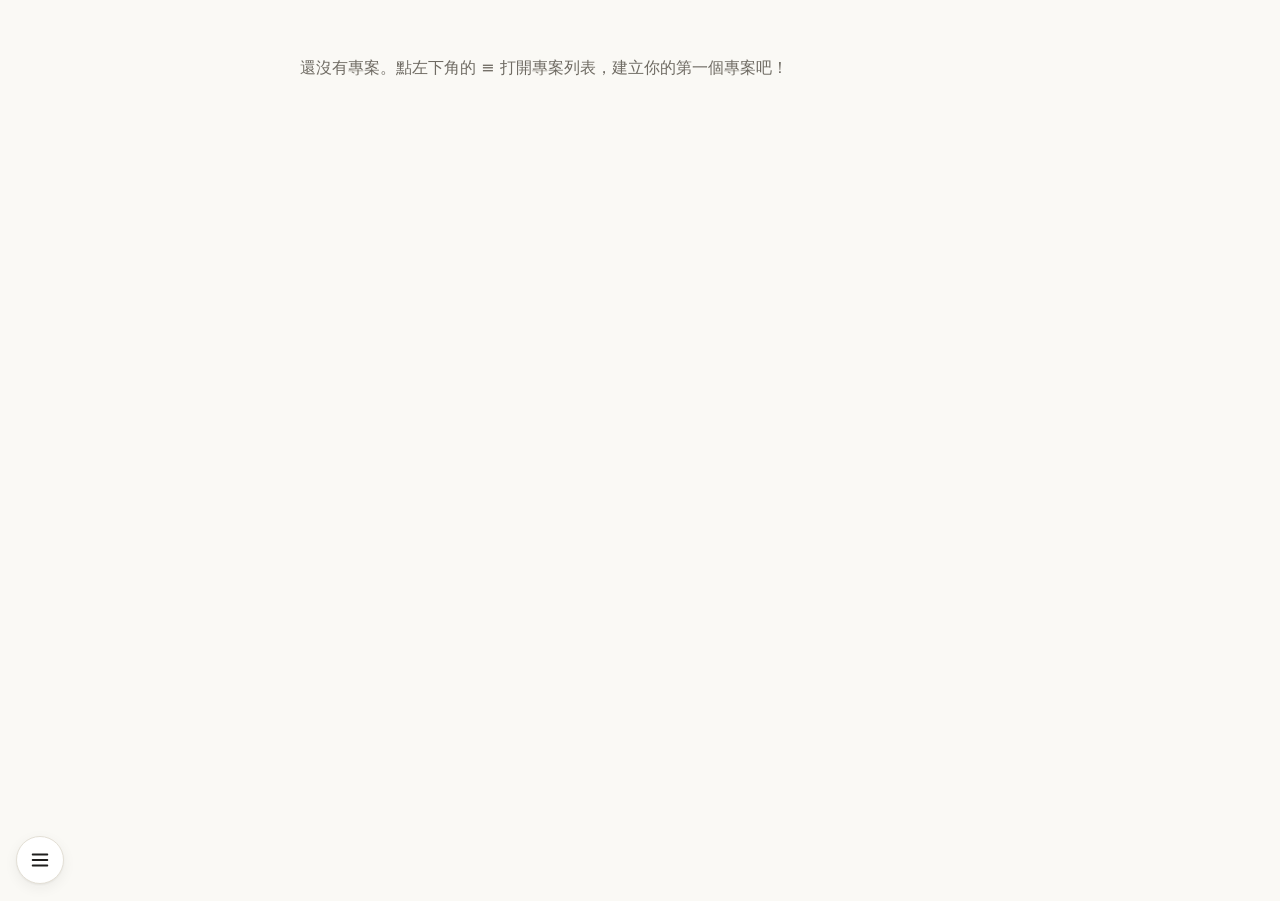
<file: index.html>
<!DOCTYPE html>
<html lang="zh-Hant">
<head>
  <meta charset="UTF-8">
  <!-- P7T7: viewport-fit=cover gives env(safe-area-inset-bottom) a value on iPhone -->
  <meta name="viewport" content="width=device-width, initial-scale=1, viewport-fit=cover">
  <title>Stairs</title>
  <!-- P5T6: one local PNG for the browser tab and the iPhone home screen -->
  <link rel="icon" type="image/png" href="img/icon-180.png">
  <link rel="apple-touch-icon" href="img/icon-180.png">
  <meta name="apple-mobile-web-app-title" content="Stairs">
  <link rel="stylesheet" href="css/style.css">
</head>
<body>
  <!-- P1T1: app root; filled by view.render in P3 -->
  <div id="app"></div>
  <!-- P3T4: dialogs live outside #app so a full re-render never removes them -->
  <div id="dialog-root"></div>

  <!-- P1T1: load order fixed by ARCHITECTURE §1.1 -->
  <script src="js/state.js"></script>
  <script src="js/storage.js"></script>
  <!-- P7T4: picker before view, which builds the dialog around it -->
  <script src="js/picker.js"></script>
  <script src="js/view.js"></script>
  <script src="js/drag.js"></script>
  <script src="js/app.js"></script>
</body>
</html>
</file>
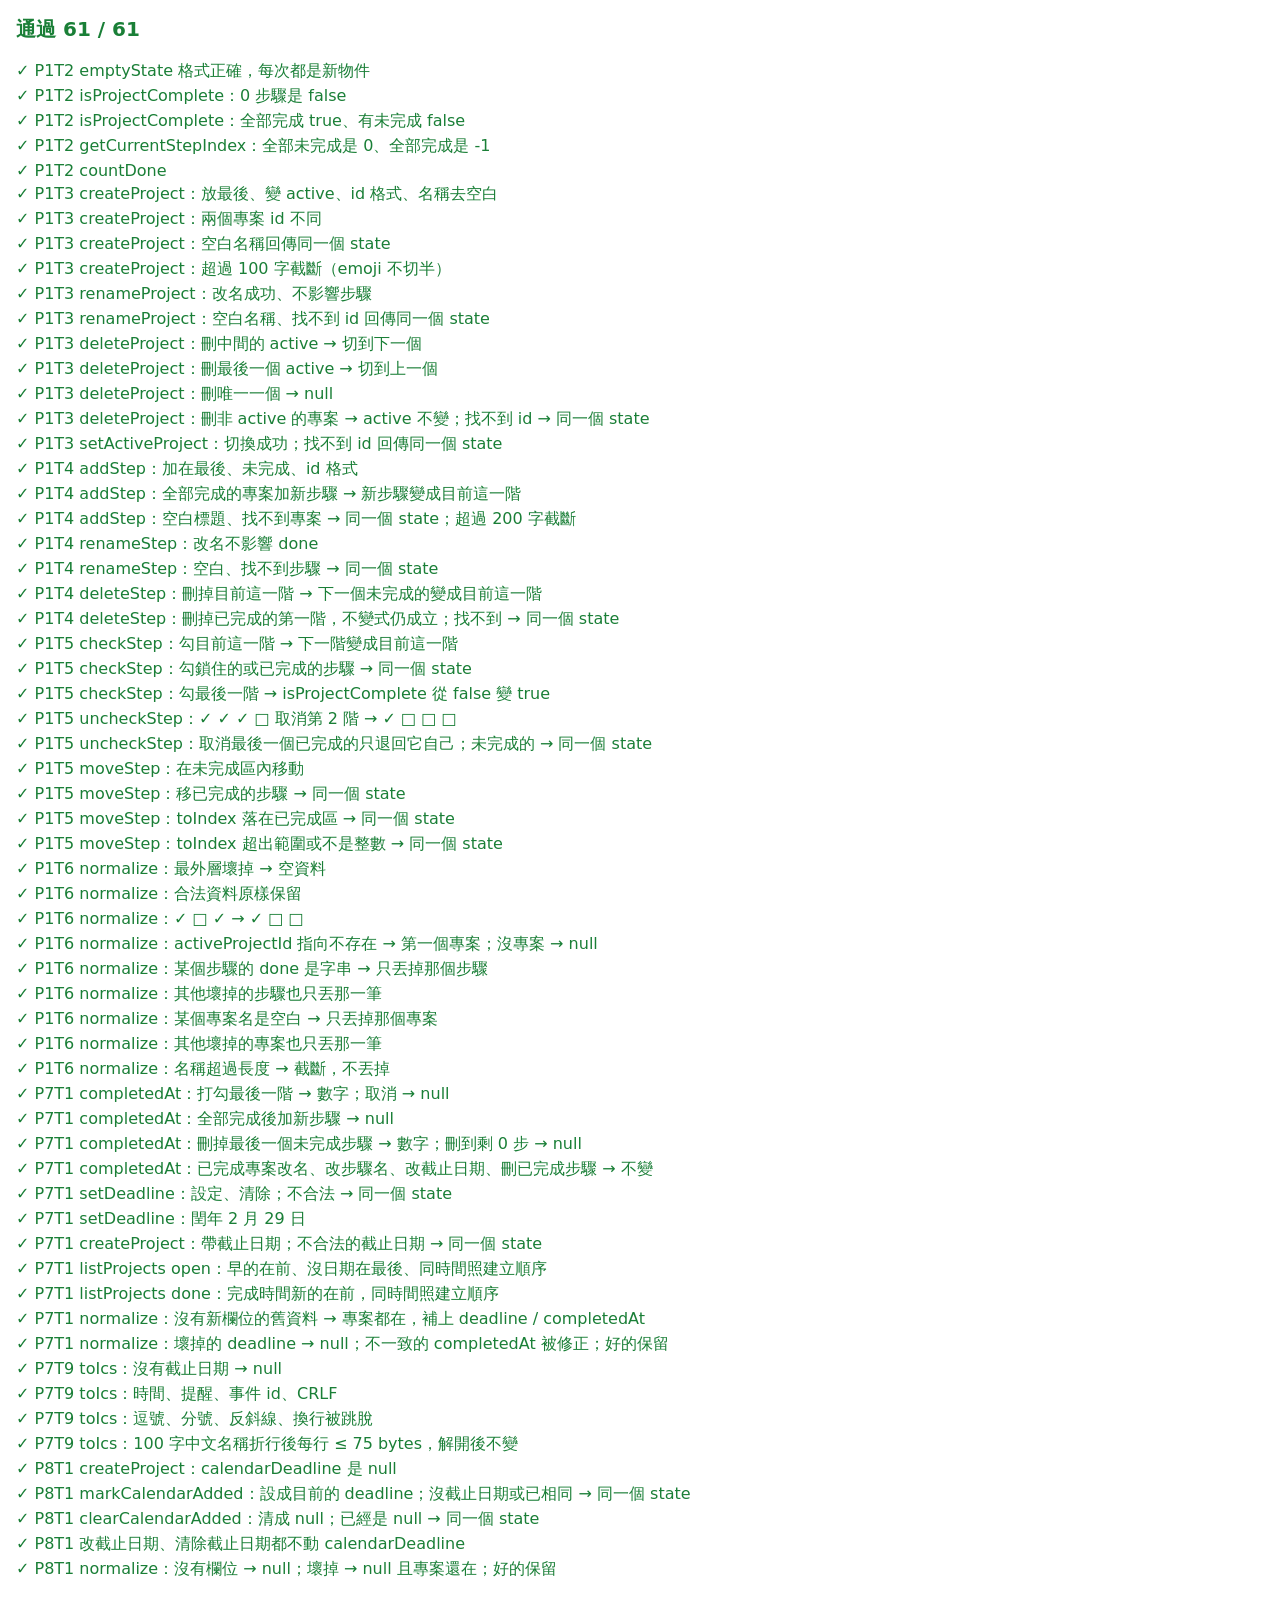
<file: test.html>
<!DOCTYPE html>
<html lang="zh-Hant">
<head>
  <meta charset="UTF-8">
  <meta name="viewport" content="width=device-width, initial-scale=1">
  <title>Stairs 測試</title>
  <!-- P1T1: minimal result styles, kept local so test.html does not depend on style.css -->
  <style>
    body { font-family: system-ui, sans-serif; margin: 16px; }
    #summary { font-size: 1.25rem; font-weight: bold; }
    #summary.pass, .pass { color: #1a7f37; }
    #summary.fail, .fail { color: #cf222e; }
    #results { list-style: none; padding: 0; }
    #results li { padding: 2px 0; }
    #results .detail { margin-left: 1.5em; font-family: monospace; white-space: pre-wrap; }
  </style>
</head>
<body>
  <!-- P1T1: test result containers filled by tests.js -->
  <div id="summary"></div>
  <ul id="results"></ul>

  <!-- P1T1: load order fixed by ARCHITECTURE §1.1 -->
  <script src="js/state.js"></script>
  <script src="js/tests.js"></script>
</body>
</html>
</file>
<file: css/style.css>
/* P3T1: color tokens (SPEC §5.3); P5T1: warm off-white + orange */
:root {
  color-scheme: light dark;
  --bg: #faf9f5;
  --sidebar: #f3f1ea;
  --surface: #ffffff;
  --hover: #ebe8df;
  --text: #1f1e1d;
  --muted: #6f6b63;
  --border: #e3dfd5;
  /* deep enough for white text at 4.5:1 */
  --accent: #b85636;
  --on-accent: #ffffff;
  --accent-soft: #f7ebe4;
  --done-text: #8f8a80;
  --locked-text: #a29d93;
  --locked-bg: #f1efe9;
  --warn-bg: #fff3cd;
  --warn-text: #6b4e00;
  --overlay: rgba(20, 18, 15, 0.45);
  --shadow: 0 1px 2px rgba(31, 30, 29, 0.06), 0 4px 14px rgba(31, 30, 29, 0.06);
  --radius: 10px;
  --font-serif: "Iowan Old Style", "Palatino Linotype", Georgia, "PingFang TC", "Noto Sans TC", "Microsoft JhengHei", serif;
  /* P5T3: staircase indent per step and the step after which it stops growing */
  --stair: 20px;
  /* P7T2: the third step and every later one share the same indent (SPEC v1.6 §5.3) */
  --stair-max: 2;
  /* P7T7: open / done switch (Claude-style segmented control) */
  --track: #ebe8df;
  --thumb: #ffffff;
  /* P7T10: room kept under the page for the fixed ≡ button */
  --tabbar-space: 72px;
}

/* P3T1: dark mode follows the system setting; P5T1: near-black + brighter orange */
@media (prefers-color-scheme: dark) {
  :root {
    --bg: #141413;
    --sidebar: #1a1918;
    --surface: #201f1d;
    --hover: #2b2a27;
    --text: #ece9e1;
    --muted: #a29d93;
    --border: #34322e;
    /* bright orange carries dark text instead of white */
    --accent: #d97757;
    --on-accent: #1a1310;
    --accent-soft: #33241d;
    --done-text: #7d786f;
    --locked-text: #6e6a62;
    --locked-bg: #181817;
    --warn-bg: #3d3214;
    --warn-text: #f5d88a;
    --overlay: rgba(0, 0, 0, 0.6);
    --shadow: 0 1px 2px rgba(0, 0, 0, 0.4), 0 4px 14px rgba(0, 0, 0, 0.3);
    --track: #262523;
    --thumb: #3d3b37;
  }
}

/* P3T1: base */
*,
*::before,
*::after {
  box-sizing: border-box;
}

html,
body {
  margin: 0;
}

body {
  background: var(--bg);
  color: var(--text);
  font-family: system-ui, -apple-system, "Segoe UI", "Noto Sans TC", "Microsoft JhengHei", sans-serif;
  line-height: 1.5;
}

:focus-visible {
  outline: 2px solid var(--accent);
  outline-offset: 2px;
}

.sr-only {
  position: absolute;
  width: 1px;
  height: 1px;
  overflow: hidden;
  clip: rect(0 0 0 0);
  white-space: nowrap;
}

/* P5T2: line icons follow the text color */
.icon {
  width: 18px;
  height: 18px;
  flex-shrink: 0;
  fill: none;
  stroke: currentColor;
  stroke-width: 2;
  stroke-linecap: round;
  stroke-linejoin: round;
}

.icon .dot {
  fill: currentColor;
  stroke: none;
}

/* P3T1: layout; P7T10: one column for every width — only the open project, centered (SPEC v1.8 §5.1) */
.layout {
  min-height: 100vh;
}

/* P7T10: project list as a drawer from the left (SPEC v1.8 F12, A17). It stays in the DOM;
   closed = off-screen + inert, and the view transition slides it between the two. */
.drawer {
  position: fixed;
  top: 0;
  bottom: 0;
  left: 0;
  z-index: 8;
  width: min(300px, 85vw);
  display: flex;
  flex-direction: column;
  padding: 16px;
  padding-left: calc(16px + env(safe-area-inset-left));
  padding-bottom: calc(16px + env(safe-area-inset-bottom));
  background: var(--sidebar);
  border-right: 1px solid var(--border);
  transform: translateX(-100%);
  view-transition-name: drawer;
}

.drawer.is-open {
  transform: none;
  box-shadow: 0 0 40px rgba(0, 0, 0, 0.25);
}

.drawer-head {
  display: flex;
  align-items: center;
  justify-content: space-between;
  margin-bottom: 12px;
}

.drawer-nav {
  flex: 1;
  min-height: 0;
  overflow-y: auto;
  overscroll-behavior: contain;
  margin: 0 -4px;
  padding: 0 4px;
}

.drawer-backdrop {
  position: fixed;
  inset: 0;
  z-index: 7;
  background: var(--overlay);
  view-transition-name: drawer-backdrop;
}

/* P7T10: round ≡ fixed at the bottom-left corner; .btn.drawer-btn so it beats the later .btn rule */
.btn.drawer-btn {
  position: fixed;
  left: calc(16px + env(safe-area-inset-left));
  bottom: calc(16px + env(safe-area-inset-bottom));
  z-index: 5;
  width: 48px;
  height: 48px;
  padding: 0;
  border-radius: 50%;
  box-shadow: var(--shadow);
  view-transition-name: drawer-btn;
}

.drawer-btn .icon {
  width: 22px;
  height: 22px;
}

/* P5T1: serif brand with the stairs mark */
.brand {
  display: flex;
  align-items: center;
  gap: 8px;
  margin: 0;
  padding: 0 4px;
  font-family: var(--font-serif);
  font-size: 1.5rem;
  font-weight: 600;
}

.brand-icon {
  width: 24px;
  height: 24px;
  color: var(--accent);
  stroke-width: 2.4;
}

.main {
  width: 100%;
  max-width: 760px;
  margin: 0 auto;
  padding: 32px 40px;
  padding-bottom: calc(32px + var(--tabbar-space) + env(safe-area-inset-bottom));
}

.empty {
  color: var(--muted);
  padding: 24px 0;
  margin: 0;
}

/* P3T1: buttons and inputs (P3T10: every button is at least 40×40); P5T4: restyled */
.btn {
  display: inline-flex;
  align-items: center;
  justify-content: center;
  gap: 6px;
  min-width: 40px;
  min-height: 40px;
  padding: 0 14px;
  border: 1px solid var(--border);
  border-radius: var(--radius);
  background: var(--surface);
  color: var(--text);
  font: inherit;
  cursor: pointer;
  transition: background-color 0.15s, border-color 0.15s, color 0.15s;
}

.btn:hover:not(:disabled) {
  border-color: var(--muted);
}

.btn:disabled {
  opacity: 0.3;
  cursor: default;
}

.btn-primary {
  background: var(--accent);
  border-color: var(--accent);
  color: var(--on-accent);
  font-weight: 600;
}

.btn-primary:hover:not(:disabled) {
  border-color: var(--accent);
  filter: brightness(1.08);
}

.icon-btn {
  width: 40px;
  height: 40px;
  padding: 0;
  flex-shrink: 0;
  border-color: transparent;
  background: transparent;
  color: var(--muted);
}

.icon-btn:hover:not(:disabled) {
  border-color: transparent;
  background: var(--hover);
  color: var(--text);
}

.text-input {
  min-width: 0;
  min-height: 40px;
  padding: 0 12px;
  border: 1px solid var(--border);
  border-radius: var(--radius);
  background: var(--surface);
  color: var(--text);
  font: inherit;
  transition: border-color 0.15s, box-shadow 0.15s;
}

.text-input::placeholder {
  color: var(--muted);
}

.text-input:focus {
  border-color: var(--accent);
  box-shadow: 0 0 0 3px var(--accent-soft);
  outline: none;
}

.add-form {
  display: flex;
  gap: 8px;
}

.add-form .text-input {
  flex: 1;
}

/* P3T2: project list; the open project is highlighted; P5T4: sidebar look */
.project-list {
  list-style: none;
  margin: 0 0 16px;
  padding: 0;
  display: flex;
  flex-direction: column;
  gap: 2px;
}

.project-item {
  width: 100%;
  min-height: 40px;
  padding: 8px 12px;
  border: 0;
  border-left: 3px solid transparent;
  border-radius: var(--radius);
  background: transparent;
  color: var(--text);
  font: inherit;
  text-align: left;
  overflow-wrap: anywhere;
  cursor: pointer;
  transition: background-color 0.15s;
}

.project-item:hover {
  background: var(--hover);
}

.project-item[aria-current="true"] {
  background: var(--hover);
  border-left-color: var(--accent);
  font-weight: 600;
}

/* P7T7: done tab — gray name with the completion date under it (SPEC v1.6 F10) */
.project-item-name,
.project-item-meta {
  display: block;
}

.project-item-done .project-item-name {
  color: var(--done-text);
}

.project-item-meta {
  color: var(--muted);
  font-size: 0.75rem;
  font-weight: 400;
}

/* P7T6: one gray separator per deadline day (SPEC v1.6 F9) */
.project-sep {
  display: flex;
  align-items: center;
  gap: 8px;
  margin: 10px 4px 2px;
  color: var(--muted);
  font-size: 0.75rem;
  font-variant-numeric: tabular-nums;
}

.project-sep:first-child {
  margin-top: 0;
}

.project-sep::before,
.project-sep::after {
  content: "";
  flex: 1;
  height: 1px;
  background: var(--border);
}

.side-empty {
  padding: 8px 4px 16px;
  font-size: 0.9rem;
}

.add-project {
  margin-top: 12px;
}

/* P3T1: project header and progress; P5T1: serif project name */
.project-header {
  display: flex;
  align-items: center;
  gap: 4px;
}

.project-name {
  flex: 1;
  min-width: 0;
  margin: 0;
  font-family: var(--font-serif);
  font-size: 1.75rem;
  font-weight: 600;
  overflow-wrap: anywhere;
}

.project-name .rename-input {
  width: 100%;
  font-size: inherit;
  font-weight: inherit;
}

/* P7T5: F8 deadline button; P7T9: the calendar button shares the row */
/* P8T2: "已加入行事曆" reads as done, in the accent color */
.deadline-btn.calendar-added {
  color: var(--accent);
}

.deadline-row {
  display: flex;
  flex-wrap: wrap;
  gap: 4px;
  margin-top: 6px;
}

.deadline-btn {
  min-height: 32px;
  padding: 0 10px;
  border-color: transparent;
  background: transparent;
  color: var(--muted);
  font-size: 0.9rem;
  font-variant-numeric: tabular-nums;
}

.deadline-btn .icon {
  width: 16px;
  height: 16px;
}

.deadline-btn:hover:not(:disabled) {
  border-color: transparent;
  background: var(--hover);
  color: var(--text);
}

.deadline-btn.has-deadline {
  color: var(--text);
}

.progress {
  display: flex;
  align-items: center;
  gap: 12px;
  margin: 8px 0 24px;
  color: var(--muted);
  font-size: 0.9rem;
  font-variant-numeric: tabular-nums;
}

.progress-bar {
  flex: 1;
  height: 6px;
  border-radius: 999px;
  background: var(--border);
  overflow: hidden;
}

.progress-fill {
  height: 100%;
  border-radius: 999px;
  background: var(--accent);
  transition: width 0.3s;
}

/* P3T3: step rows and the three looks of SPEC F3 */
.step-list {
  position: relative;
  list-style: none;
  margin: 0 0 20px;
  padding: 0;
  display: flex;
  flex-direction: column;
  gap: 8px;
}

/* P5T3: each step sits one stair further right, capped at --stair-max */
.step {
  display: flex;
  align-items: center;
  gap: 2px;
  margin-left: calc(min(var(--i, 0), var(--stair-max)) * var(--stair));
  padding: 2px 4px;
  border: 1px solid var(--border);
  border-left: 4px solid transparent;
  border-radius: var(--radius);
  background: var(--surface);
  transition: background-color 0.15s, border-color 0.15s, box-shadow 0.15s;
}

/* P7T3: no handle — a not-done row is the grab area. pan-y keeps a plain swipe scrolling;
   no text selection or iOS callout so a long press can turn into a drag (A11). */
.step {
  -webkit-user-select: none;
  user-select: none;
  -webkit-touch-callout: none;
  touch-action: pan-y;
}

.step-current,
.step-locked {
  cursor: grab;
}

.step .rename-input {
  -webkit-user-select: text;
  user-select: text;
}

.step.pressing {
  transition: transform 0.4s ease-out, box-shadow 0.4s ease-out;
  transform: scale(0.99);
}

.step.lifted {
  opacity: 0.85;
  box-shadow: 0 8px 24px rgba(0, 0, 0, 0.18);
}

.step-title {
  flex: 1;
  min-width: 0;
  padding: 0 4px;
  overflow-wrap: anywhere;
}

.step .rename-input {
  flex: 1;
}

/* P5T3: done — receded step, flat on the page */
.step-done {
  background: transparent;
}

.step-done .step-title {
  color: var(--done-text);
  text-decoration: line-through;
}

/* P5T3: current — the only raised, outlined step */
.step-current {
  border-color: var(--accent);
  border-left-color: var(--accent);
  background: var(--surface);
  box-shadow: 0 0 0 3px var(--accent-soft), var(--shadow);
}

.step-current .step-title {
  font-weight: 600;
}

/* P5T3: locked — gray, dashed, with a lock icon */
.step-locked {
  background: var(--locked-bg);
  border-style: dashed;
  border-left-style: solid;
  color: var(--locked-text);
}

.step-locked .icon-btn {
  color: var(--locked-text);
}

.lock {
  display: flex;
  color: var(--locked-text);
}

.lock .icon {
  width: 16px;
  height: 16px;
}

.check-hit {
  position: relative;
  width: 40px;
  height: 40px;
  flex-shrink: 0;
  display: flex;
  align-items: center;
  justify-content: center;
  cursor: pointer;
}

/* P5T3: drawn checkbox; the native box is replaced but stays a real <input> (SPEC §6) */
.check {
  appearance: none;
  -webkit-appearance: none;
  width: 22px;
  height: 22px;
  margin: 0;
  border: 2px solid var(--muted);
  border-radius: 7px;
  background: var(--surface);
  cursor: pointer;
  transition: background-color 0.15s, border-color 0.15s;
}

.step-current .check {
  border-color: var(--accent);
}

.check:checked {
  border-color: var(--accent);
  background: var(--accent);
}

.check-mark {
  position: absolute;
  top: 50%;
  left: 50%;
  width: 14px;
  height: 14px;
  margin: -7px 0 0 -7px;
  color: var(--on-accent);
  stroke-width: 3;
  opacity: 0;
  pointer-events: none;
}

.check:checked + .check-mark {
  opacity: 1;
}

.check:disabled {
  border-style: dashed;
  border-color: var(--locked-text);
  background: transparent;
}

.check:disabled,
.check-hit:has(.check:disabled) {
  cursor: not-allowed;
}

/* P3T8: dragged row, drop line */
.step.dragging {
  opacity: 0.4;
}

.drop-line {
  position: absolute;
  left: 0;
  right: 0;
  height: 3px;
  margin-top: -1.5px;
  border-radius: 2px;
  background: var(--accent);
  pointer-events: none;
}

body.is-dragging {
  cursor: grabbing;
  user-select: none;
}

/* P3T4: shared dialog; P5T4: softer panel */
.dialog-overlay {
  position: fixed;
  inset: 0;
  z-index: 10;
  display: flex;
  align-items: center;
  justify-content: center;
  padding: 16px;
  background: var(--overlay);
}

.dialog {
  position: relative;
  width: min(380px, 100%);
  padding: 24px;
  border: 1px solid var(--border);
  border-radius: 16px;
  background: var(--surface);
  color: var(--text);
  box-shadow: 0 16px 48px rgba(0, 0, 0, 0.25);
  overflow: hidden;
}

.dialog:focus {
  outline: none;
}

.dialog-message {
  margin: 0 0 20px;
}

.dialog-actions {
  position: relative;
  display: flex;
  justify-content: flex-end;
  gap: 8px;
}

/* P3T9: celebrate dialog */
.dialog-celebrate {
  text-align: center;
}

.dialog-celebrate .dialog-actions {
  justify-content: center;
}

.celebrate-title {
  position: relative;
  margin: 8px 0 4px;
  font-family: var(--font-serif);
  font-size: 1.6rem;
}

.celebrate-project {
  position: relative;
  margin: 0 0 20px;
  color: var(--muted);
  overflow-wrap: anywhere;
}


/* P3T9: pure CSS confetti, about 2 seconds */
.confetti {
  position: absolute;
  inset: 0;
  overflow: hidden;
  pointer-events: none;
}

.confetti span {
  position: absolute;
  top: -16px;
  left: var(--x);
  width: 8px;
  height: 14px;
  border-radius: 2px;
  background: hsl(var(--hue) 85% 60%);
  opacity: 0;
  animation: confetti-fall 1.6s ease-in var(--delay) forwards;
}

@keyframes confetti-fall {
  0% {
    opacity: 1;
    transform: translateY(0) rotate(0deg);
  }
  100% {
    opacity: 0;
    transform: translateY(320px) rotate(calc(var(--spin) * 540deg));
  }
}

/* P6T1: view transitions. Only named parts animate; the rest of the page swaps instantly. */
.progress-fill {
  view-transition-name: progress-fill;
}

.add-form[data-form="add-step"] {
  view-transition-name: add-step;
}

::view-transition {
  /* clicks go straight through to the already-updated page (SPEC v1.4: never block input) */
  pointer-events: none;
}

::view-transition-old(root) {
  display: none;
}

::view-transition-new(root) {
  animation: none;
}

::view-transition-group(*) {
  animation-duration: 0.22s;
  animation-timing-function: cubic-bezier(0.2, 0, 0, 1);
}

::view-transition-old(*),
::view-transition-new(*) {
  animation-duration: 0.22s;
}

/* P6T2: a step that only exists on one side is being added or deleted;
   P7T8: same for sidebar entries entering / leaving a tab */
::view-transition-new(*.step):only-child,
::view-transition-new(*.proj):only-child {
  animation: step-in 0.22s cubic-bezier(0.2, 0, 0, 1) both;
}

::view-transition-old(*.step):only-child,
::view-transition-old(*.proj):only-child {
  animation: step-out 0.18s ease-in both;
}

/* P7T8: the switch track, thumb and labels are captured separately; paint order keeps the
   labels above the sliding thumb */
.tabs {
  view-transition-name: tabs;
}

.tabs-thumb {
  view-transition-name: tabs-thumb;
}

#tab-open {
  view-transition-name: tab-open;
}

#tab-done {
  view-transition-name: tab-done;
}

@keyframes step-in {
  from {
    opacity: 0;
    transform: translateY(8px);
  }
}

@keyframes step-out {
  to {
    opacity: 0;
    transform: scale(0.96);
  }
}

/* P6T2: one-shot cues on the step that just changed */
.step-just-done .check,
.step-just-done .check-mark {
  animation: check-pop 0.32s cubic-bezier(0.2, 0, 0, 1);
}

@keyframes check-pop {
  0% {
    transform: scale(0.5);
  }
  60% {
    transform: scale(1.15);
  }
  100% {
    transform: scale(1);
  }
}

.step-just-unlocked {
  animation: unlock-glow 0.6s ease-out;
}

@keyframes unlock-glow {
  from {
    box-shadow: 0 0 0 10px var(--accent-soft), var(--shadow);
  }
}

/* P6T2: dialogs fade and grow in */
.dialog-overlay {
  animation: fade-in 0.18s ease-out;
}

.dialog {
  animation: dialog-in 0.22s cubic-bezier(0.2, 0, 0, 1);
}

@keyframes fade-in {
  from {
    opacity: 0;
  }
}

@keyframes dialog-in {
  from {
    opacity: 0;
    transform: translateY(6px) scale(0.96);
  }
}

/* P3T9: no confetti; P6T2: no other motion either (view transitions are skipped in view.js) */
@media (prefers-reduced-motion: reduce) {
  .confetti {
    display: none;
  }

  .progress-fill {
    transition: none;
  }

  .step-just-done .check,
  .step-just-done .check-mark,
  .step-just-unlocked,
  .dialog-overlay,
  .dialog {
    animation: none;
  }

  .step.pressing {
    transition: none;
    transform: none;
  }
}

/* P7T7: open / done switch; P7T10: at the bottom of the drawer (A19) */
.tabbar {
  margin-top: 12px;
}

.tabs {
  position: relative;
  display: grid;
  grid-template-columns: 1fr 1fr;
  padding: 4px;
  border: 1px solid var(--border);
  border-radius: 999px;
  background: var(--track);
  box-shadow: var(--shadow);
}

.tabs-thumb {
  position: absolute;
  top: 4px;
  bottom: 4px;
  left: 4px;
  width: calc(50% - 4px);
  border-radius: 999px;
  background: var(--thumb);
  box-shadow: 0 1px 3px rgba(0, 0, 0, 0.12);
}

.tabs-thumb.is-right {
  transform: translateX(100%);
}

.tab {
  position: relative;
  min-width: 0;
  min-height: 40px;
  padding: 0 18px;
  border: 0;
  border-radius: 999px;
  background: transparent;
  color: var(--muted);
  font: inherit;
  font-size: 0.95rem;
  cursor: pointer;
  transition: color 0.15s;
}

.tab:hover {
  color: var(--text);
}

.tab[aria-selected="true"] {
  color: var(--text);
  font-weight: 600;
}

/* P7T4: date-time picker (SPEC v1.6 F8) */
.dialog-picker {
  width: min(360px, 100%);
  max-height: 100%;
  padding: 20px;
  overflow-y: auto;
}

.dialog-title {
  margin: 0 0 8px;
  font-family: var(--font-serif);
  font-size: 1.2rem;
}

.cal-head {
  display: flex;
  align-items: center;
  justify-content: space-between;
}

.cal-title {
  font-weight: 600;
  font-size: 1.05rem;
  font-variant-numeric: tabular-nums;
}

.cal-navs {
  display: flex;
}

.cal-nav {
  color: var(--accent);
}

.cal-nav .icon {
  width: 22px;
  height: 22px;
  stroke-width: 2.4;
}

.cal-weekdays,
.cal-grid {
  display: grid;
  grid-template-columns: repeat(7, minmax(0, 1fr));
  justify-items: center;
}

.cal-weekdays {
  margin: 8px 0 2px;
  color: var(--muted);
  font-size: 0.75rem;
  font-weight: 600;
}

.cal-grid {
  row-gap: 2px;
}

.cal-day {
  width: 40px;
  height: 40px;
  border: 0;
  border-radius: 50%;
  background: transparent;
  color: var(--text);
  font: inherit;
  font-size: 1.05rem;
  font-variant-numeric: tabular-nums;
  cursor: pointer;
}

.cal-day:hover {
  background: var(--hover);
}

.cal-day.is-today {
  color: var(--accent);
  font-weight: 600;
}

/* selected day: solid orange circle; text uses the same color as primary buttons (4.5:1) */
.cal-day.is-selected {
  background: var(--accent);
  color: var(--on-accent);
  font-weight: 700;
}

/* hour wheel: 5 visible rows, scroll-snap, faded toward the edges */
.wheel {
  --wheel-item: 36px;
  position: relative;
  margin: 12px 0 16px;
}

.wheel-band {
  position: absolute;
  left: 0;
  right: 0;
  top: calc(var(--wheel-item) * 2);
  height: var(--wheel-item);
  border-radius: var(--radius);
  background: var(--hover);
  pointer-events: none;
}

.wheel-scroll {
  position: relative;
  height: calc(var(--wheel-item) * 5);
  overflow-y: auto;
  overscroll-behavior: contain;
  scroll-snap-type: y mandatory;
  scrollbar-width: none;
  -webkit-mask-image: linear-gradient(transparent, #000 35%, #000 65%, transparent);
  mask-image: linear-gradient(transparent, #000 35%, #000 65%, transparent);
  border-radius: var(--radius);
}

.wheel-scroll::-webkit-scrollbar {
  display: none;
}

.wheel-scroll:focus-visible {
  outline-offset: -2px;
}

.wheel-pad {
  height: calc(var(--wheel-item) * 2);
}

.wheel-item {
  height: var(--wheel-item);
  display: flex;
  align-items: center;
  justify-content: center;
  scroll-snap-align: center;
  color: var(--muted);
  font-size: 1.15rem;
  font-variant-numeric: tabular-nums;
  cursor: pointer;
  user-select: none;
  transition: color 0.15s;
}

.wheel-item.is-selected {
  color: var(--text);
  font-weight: 600;
}

.picker-actions {
  flex-wrap: wrap;
}

.actions-side {
  margin-right: auto;
}

/* P3T10: storage warning bar */
.storage-warning {
  padding: 8px 16px;
  background: var(--warn-bg);
  color: var(--warn-text);
  text-align: center;
}

/* P3T10: phone width; P7T10: same one-column layout, smaller margins */
@media (max-width: 639.98px) {
  /* P5T3: shallower stairs so titles keep their width */
  /* P7T2: 1.5× the v1.5 phone indent */
  :root {
    --stair: 9px;
  }

  .main {
    padding: 16px;
    padding-bottom: calc(16px + var(--tabbar-space) + env(safe-area-inset-bottom));
  }
}
</file>
